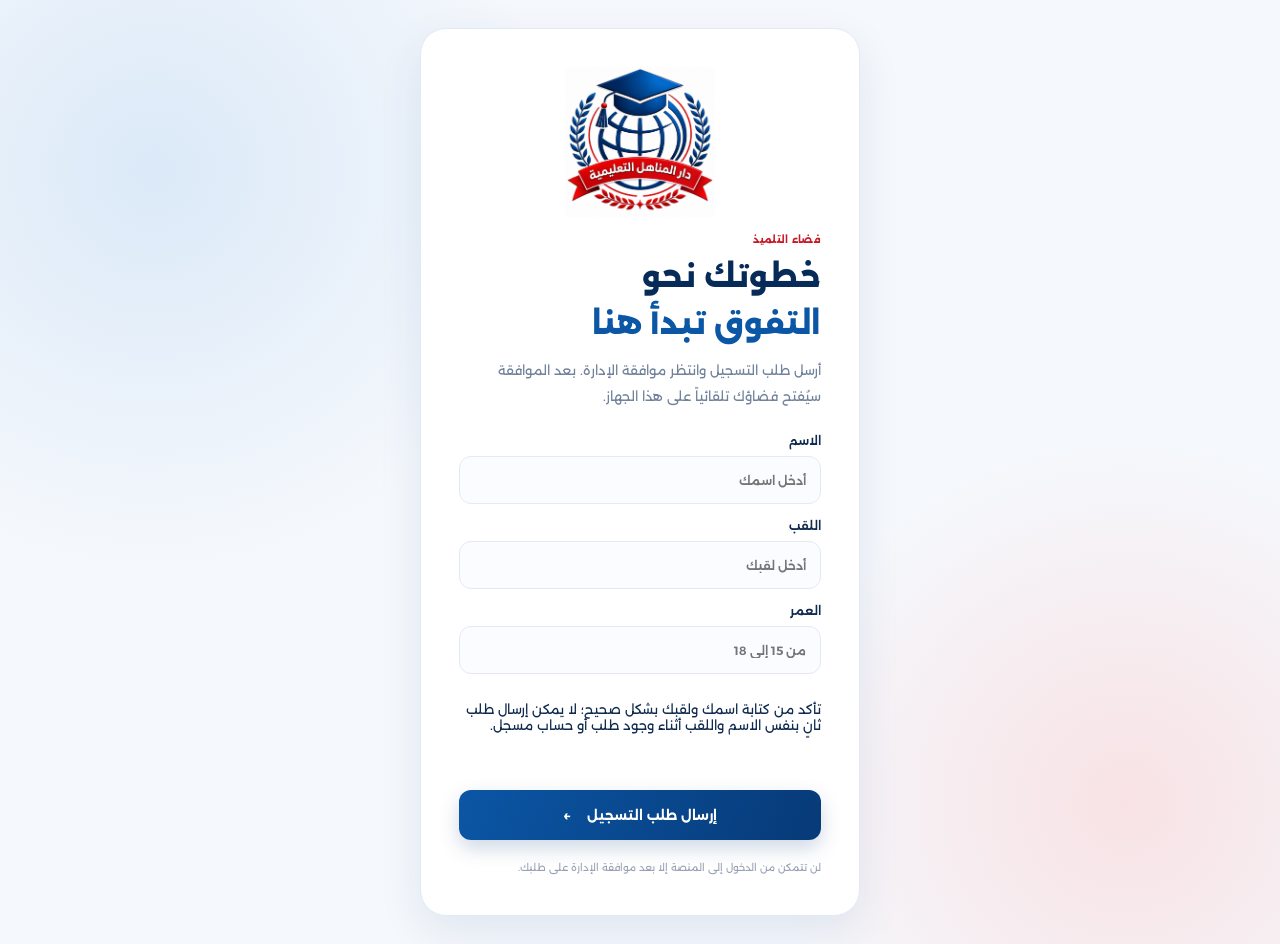
<file: student-platform-starter/student-platform/index.html>
<!doctype html>
<html lang="ar" dir="rtl">
<head>
  <meta charset="utf-8">
  <meta name="viewport" content="width=device-width, initial-scale=1">
  <meta name="theme-color" content="#073a78">
  <title>دار المناهل التعليمية | فضاء التلميذ</title>
  <link rel="preconnect" href="https://fonts.googleapis.com">
  <link rel="preconnect" href="https://fonts.gstatic.com" crossorigin>
  <link href="https://fonts.googleapis.com/css2?family=Alexandria:wght@400;500;600;700;800&display=swap" rel="stylesheet">
  <link rel="stylesheet" href="styles.css">
</head>
<body>
  <div id="welcomeScreen" class="welcome-screen">
    <div class="welcome-card">
      <img class="welcome-logo" src="logo.jpg" alt="شعار دار المناهل التعليمية">
      <p class="eyebrow">فضاء التلميذ</p>
      <h1>خطوتك نحو<br><span>التفوق تبدأ هنا</span></h1>
      <p class="muted intro">أرسل طلب التسجيل وانتظر موافقة الإدارة. بعد الموافقة سيُفتح فضاؤك تلقائياً على هذا الجهاز.</p>
      <form id="profileForm" class="profile-form">
        <label>الاسم
          <input id="firstName" type="text" autocomplete="given-name" placeholder="أدخل اسمك" required maxlength="40" minlength="2">
        </label>
        <label>اللقب
          <input id="lastName" type="text" autocomplete="family-name" placeholder="أدخل لقبك" required maxlength="40" minlength="2">
        </label>
        <label>العمر
          <input id="age" type="number" inputmode="numeric" min="15" max="18" step="1" placeholder="من 15 إلى 18" required>
        </label>
        <p class="form-hint">تأكد من كتابة اسمك ولقبك بشكل صحيح؛ لا يمكن إرسال طلب ثانٍ بنفس الاسم واللقب أثناء وجود طلب أو حساب مسجل.</p>
        <p id="profileError" class="form-error" role="alert"></p>
        <button class="button button-primary button-wide" type="submit">إرسال طلب التسجيل <span>←</span></button>
      </form>
      <p class="tiny-note">لن تتمكن من الدخول إلى المنصة إلا بعد موافقة الإدارة على طلبك.</p>
    </div>
  </div>

  <div id="registrationWaitingPage" class="welcome-screen hidden" aria-live="polite"></div>

  <div id="app" class="app-shell hidden">
    <aside class="sidebar">
      <a class="brand" href="#" aria-label="الرئيسية"><img class="brand-logo-small" src="logo.jpg" alt=""><span>دار المناهل التعليمية</span></a>
      <div class="side-label">القائمة الرئيسية</div>
      <nav class="side-nav">
        <button class="nav-link active" data-target="home"><span class="nav-icon">⌂</span> الرئيسية</button>
        <button class="nav-link" data-target="my-bookings"><span class="nav-icon">▤</span> اشتراكاتي</button>
        <button class="nav-link" data-target="statistics"><span class="nav-icon">▥</span> إحصائياتي</button>
        <button class="nav-link" data-target="settings"><span class="nav-icon">⚙</span> الإعدادات</button>
      </nav>
      <div class="sidebar-bottom">
        <div class="help-card"><div class="help-icon">؟</div><strong>هل تحتاج إلى مساعدة؟</strong><p>ستتوفر المساعدة قريباً داخل المنصة.</p></div>
      </div>
    </aside>

    <main class="main-content">
      <header class="topbar">
        <div><p class="eyebrow">فضاء التلميذ</p><h2 id="pageHeading">الرئيسية</h2></div>
        <div class="top-actions">
          <button class="icon-button" id="notificationButton" aria-label="الإشعارات">♧<i></i></button>
          <div class="user-chip"><div class="avatar" id="avatarInitials">ت</div><div><strong id="headerName">التلميذ</strong><small>تلميذ</small></div></div>
        </div>
      </header>

      <section id="home" class="page-section">
        <div class="hero">
          <div class="hero-copy"><span class="hero-tag">تعلم بذكاء · تقدم بثبات</span><h1>مرحباً، <span id="welcomeName">بك</span> 👋</h1><p>اختر فوجك وابدأ رحلتك نحو نتائج أفضل.</p><button class="button button-light" data-scroll="groups">اكتشف الأفواج <span>←</span></button></div>
          <div class="hero-art" aria-hidden="true"><div class="orbit orbit-one"></div><div class="orbit orbit-two"></div><div class="book">✦</div><div class="floating f1">A+</div><div class="floating f2">علوم</div><div class="floating f3">✓</div></div>
        </div>

        <div id="groups" class="section-heading groups-heading"><div><p class="eyebrow">اختر الموعد المناسب</p><h3>الأفواج المتاحة</h3><p id="dailyBookingLimit" class="section-subtitle">يمكنك التسجيل في 3 أفواج يومياً.</p></div><span class="capacity-pill">3 تسجيلات يومياً</span></div>
        <div id="groupsByDay"></div>
        <div class="notice-strip"><span>ⓘ</span><p>يفتح التسجيل لكل فوج قبل موعد حصته بساعة واحدة ويظل متاحاً أثناء الحصة، ويغلق عند انتهائها. التسجيل متاح في جميع أيام الأسبوع، ويمكنك التسجيل في 3 أفواج كحد أقصى خلال اليوم.</p></div>
      </section>

      <section id="my-bookings" class="page-section hidden">
        <div class="section-heading"><div><p class="eyebrow">مواعيدك القادمة</p><h3>اشتراكاتي</h3><p class="section-subtitle">تابع الأفواج التي سجلت فيها.</p></div></div>
        <div id="bookingList" class="booking-list"></div>
      </section>

      <section id="statistics" class="page-section hidden">
        <div class="section-heading"><div><p class="eyebrow">نظرة عامة</p><h3>إحصائياتي</h3><p class="section-subtitle">ملخص نشاطك على المنصة.</p></div></div>
        <div class="stats-grid">
          <div class="stat-card"><span class="stat-icon purple">▤</span><small>إجمالي الاشتراكات</small><strong id="statBookings">0</strong><span class="stat-foot">فوج مسجل فيه</span></div>
          <div class="stat-card"><span class="stat-icon green">◷</span><small>ساعات التعلم المسجلة</small><strong id="statHours">0</strong><span class="stat-foot">ساعة</span></div>
          <div class="stat-card"><span class="stat-icon orange">دج</span><small>قيمة الاشتراكات</small><strong id="statCost">0</strong><span class="stat-foot">دج · ليست إيصال دفع</span></div>
        </div>
      </section>

      <section id="settings" class="page-section hidden">
        <div class="section-heading"><div><p class="eyebrow">حسابك</p><h3>الإعدادات</h3><p class="section-subtitle">إدارة بياناتك والتذكيرات.</p></div></div>
        <div class="settings-card">
          <div class="settings-row"><div><strong>الإشعارات والتذكير قبل الحصة</strong><p>فعّل الإشعارات واختر موعد التذكير قبل بداية الحصة.</p><label for="reminderMinutes">وقت التذكير</label><select id="reminderMinutes"><option value="30">قبل 30 دقيقة</option><option value="15">قبل 15 دقيقة</option><option value="5">قبل 5 دقائق</option></select></div><label class="switch"><input type="checkbox" id="reminderToggle"><span></span></label></div>
          <div class="settings-row"><div><strong>معلومات الحساب</strong><p id="profileSummary">—</p></div><span class="settings-badge">حسابك</span></div>
        </div>
        <p class="tiny-note settings-note">تُعرض بيانات حسابك واشتراكاتك من قاعدة البيانات المرتبطة بالمنصة.</p>
      </section>

      <footer class="footer"><span>دار المناهل التعليمية © 2026</span><span>نتعلم اليوم لننجح غداً</span></footer>
    </main>
  </div>

  <div id="toast" class="toast" role="status" aria-live="polite"></div>
  <script src="app.js"></script>
</body>
</html>
</file>
<file: student-platform-starter/student-platform/styles.css>
@import url('https://fonts.googleapis.com/css2?family=Alexandria:wght@400;500;600;700;800&display=swap');
:root{--navy:#062b59;--navy2:#0b3f7e;--blue:#0b56a5;--blue2:#2676c7;--ink:#102b4e;--muted:#71829a;--line:#e4ebf4;--bg:#f5f8fc;--white:#fff;--green:#159b70;--orange:#f29b38;--red:#c71927;--shadow:0 16px 45px rgba(7,58,120,.09)}
*{box-sizing:border-box}body{margin:0;background:var(--bg);color:var(--ink);font-family:'Alexandria',sans-serif;font-size:13px}button,input{font:inherit}button{cursor:pointer}.hidden{display:none!important}.muted,.section-subtitle{color:var(--muted)}.eyebrow{margin:0 0 8px;color:var(--blue);font-size:10px;font-weight:700;letter-spacing:.3px}.brand-mark{width:48px;height:48px;border-radius:16px;background:linear-gradient(135deg,#7085ff,#465fe8);color:white;display:grid;place-items:center;font-weight:800;font-size:23px;box-shadow:0 10px 25px #526df544}.brand-mark.small{width:36px;height:36px;border-radius:12px;font-size:18px}
.welcome-screen{min-height:100vh;display:grid;place-items:center;padding:28px;background:radial-gradient(circle at 12% 18%,#dfe5ff 0,transparent 29%),radial-gradient(circle at 88% 85%,#e4f5f0 0,transparent 26%),#f6f8fc}.welcome-card{width:min(100%,440px);padding:38px;background:white;border:1px solid #edf0f7;border-radius:26px;box-shadow:var(--shadow)}.welcome-card>.brand-mark{margin-bottom:24px}.welcome-card h1{font-size:30px;line-height:1.55;margin:0;color:var(--navy);font-weight:800}.welcome-card h1 span{color:var(--blue)}.intro{line-height:2;margin:10px 0 24px}.profile-form{display:grid;gap:14px}.profile-form label{display:grid;gap:8px;font-weight:600;font-size:12px}.profile-form input{height:48px;border:1px solid #e5e9f2;border-radius:12px;padding:0 14px;outline:none;background:#fbfcff;transition:.2s}.profile-form input:focus{border-color:var(--blue);box-shadow:0 0 0 3px #526df51a}.form-error{min-height:16px;margin:0;color:#d84a4a;font-size:11px}.button{border:0;border-radius:12px;padding:13px 18px;font-weight:700;display:inline-flex;align-items:center;justify-content:center;gap:16px;transition:.2s}.button-primary{background:var(--blue);color:white;box-shadow:0 8px 20px #526df533}.button-primary:hover{background:#405be8;transform:translateY(-1px)}.button-wide{width:100%;height:50px}.tiny-note{font-size:10px;color:#9aa3b5;line-height:1.9;margin:18px 0 0}
.app-shell{min-height:100vh}.sidebar{width:250px;background:var(--navy);color:#d9e0f2;position:fixed;inset:0 0 0 auto;padding:28px 18px;display:flex;flex-direction:column;z-index:5}.brand{display:flex;align-items:center;gap:11px;color:white;text-decoration:none;font-size:18px;font-weight:800;padding:0 10px 38px}.brand-dot{color:#8293ff}.side-label{color:#8290b1;font-size:10px;padding:0 12px 13px}.side-nav{display:grid;gap:7px}.nav-link{height:46px;border:0;border-radius:11px;background:transparent;color:#b8c2dc;text-align:right;padding:0 13px;display:flex;align-items:center;gap:12px;font-size:12px}.nav-link:hover,.nav-link.active{background:#ffffff13;color:white}.nav-link.active{box-shadow:inset -3px 0 #8293ff}.nav-icon{font-size:19px;width:22px;text-align:center}.sidebar-bottom{margin-top:auto}.help-card{background:#ffffff0d;border:1px solid #ffffff12;border-radius:15px;padding:16px;margin-bottom:16px}.help-icon{width:27px;height:27px;display:grid;place-items:center;background:#7185ff;border-radius:9px;color:white;margin-bottom:12px}.help-card strong{font-size:11px}.help-card p{font-size:10px;line-height:1.8;color:#9eabc8;margin:7px 0 0}.logout-button{width:100%;background:transparent;border:0;color:#9eabc8;text-align:right;padding:10px 12px;font-size:11px}
.main-content{margin-right:250px;padding:28px 38px 20px;max-width:1600px}.topbar{height:66px;display:flex;align-items:center;justify-content:space-between;margin-bottom:25px}.topbar h2{font-size:20px;margin:0;font-weight:800}.top-actions{display:flex;align-items:center;gap:18px}.icon-button{width:39px;height:39px;border:1px solid var(--line);background:white;border-radius:12px;color:#586783;font-size:18px;position:relative}.icon-button i{position:absolute;width:6px;height:6px;border-radius:50%;background:#f17b70;top:8px;left:9px}.user-chip{display:flex;align-items:center;gap:9px}.avatar{width:39px;height:39px;background:#e8ecff;color:var(--blue);border-radius:13px;display:grid;place-items:center;font-weight:800}.user-chip strong,.user-chip small{display:block}.user-chip strong{font-size:11px}.user-chip small{font-size:9px;color:var(--muted);margin-top:3px}
.hero{min-height:235px;background:linear-gradient(110deg,#1a2a50,#263b72 65%,#394f91);border-radius:22px;padding:30px 34px;color:white;position:relative;overflow:hidden;display:flex;align-items:center;justify-content:space-between;box-shadow:0 16px 35px #1a2a5024}.hero-copy{position:relative;z-index:2}.hero-tag{font-size:10px;color:#c6d0ff;background:#ffffff17;border:1px solid #ffffff1b;border-radius:30px;padding:7px 12px}.hero h1{font-size:26px;margin:18px 0 5px;font-weight:800}.hero h1 span{color:#9eaeff}.hero p{color:#c2cce6;margin:0 0 20px;font-size:11px}.button-light{background:white;color:#263b72;font-size:11px;padding:11px 16px}.hero-art{width:260px;height:210px;position:absolute;left:6%;top:12px;opacity:.95}.orbit{position:absolute;border:1px solid #ffffff22;border-radius:50%;transform:rotate(-24deg)}.orbit-one{width:230px;height:140px;top:36px;left:5px}.orbit-two{width:190px;height:190px;top:10px;left:25px}.book{position:absolute;top:57px;left:85px;width:86px;height:86px;border-radius:25px;background:linear-gradient(135deg,#8da0ff,#536df4);box-shadow:0 18px 35px #090f2e66;display:grid;place-items:center;font-size:48px;color:#fff}.floating{position:absolute;background:#ffffffed;color:#29385e;padding:9px 13px;border-radius:11px;font-weight:800;box-shadow:0 8px 20px #0b153a30}.f1{top:25px;left:42px;color:#586df0}.f2{bottom:29px;left:28px;font-size:10px}.f3{right:20px;bottom:42px;color:#159b70}
.section-heading{display:flex;align-items:end;justify-content:space-between;margin:30px 0 15px}.section-heading h3{margin:0;font-size:17px;font-weight:800}.section-subtitle{font-size:10px;margin:7px 0 0}.live-label,.capacity-pill{font-size:10px;color:#71809b;background:#fff;border:1px solid var(--line);border-radius:30px;padding:8px 12px}.live-label i{display:inline-block;width:6px;height:6px;background:#20b681;border-radius:50%;margin-left:6px}.teacher-card{background:white;border:1px solid var(--line);border-radius:17px;padding:17px 19px;display:flex;align-items:center;gap:15px}.teacher-avatar{width:54px;height:54px;flex:none;border-radius:17px;background:linear-gradient(135deg,#dfe5ff,#eff1ff);color:#526df5;display:grid;place-items:center;font-size:24px;font-weight:800}.teacher-info{flex:1}.teacher-info h3{margin:0 0 5px;font-size:13px}.teacher-info p{margin:0;color:var(--muted);font-size:10px}.teacher-tags{display:flex;gap:6px;margin-top:10px}.teacher-tags span{font-size:9px;background:#f2f4ff;color:#6478e9;border-radius:6px;padding:5px 8px}.teacher-side{text-align:left;border-right:1px solid var(--line);padding-right:22px}.availability{font-size:9px;color:var(--green);display:block;margin-bottom:5px}.teacher-side strong{font-size:20px}.teacher-side small{font-size:10px;color:var(--muted);font-weight:500}
.groups-heading{margin-top:34px}.group-day-title{display:flex;align-items:center;gap:13px;margin:20px 0 12px;font-size:12px;font-weight:800}.day-line{height:1px;background:#e5e9f2;flex:1}.groups-grid{display:grid;grid-template-columns:repeat(3,minmax(0,1fr));gap:13px}.group-card{background:white;border:1px solid var(--line);border-radius:16px;padding:16px;transition:.2s;position:relative;overflow:hidden}.group-card:hover{transform:translateY(-3px);box-shadow:var(--shadow);border-color:#dce2ff}.group-top{display:flex;justify-content:space-between;align-items:center}.group-number{font-size:10px;color:#75819a;background:#f3f5fa;border-radius:7px;padding:6px 9px}.group-day{font-size:9px;color:#159b70}.group-card h4{font-size:15px;margin:15px 0 7px}.group-time{color:#6f7c96;font-size:10px}.group-bottom{display:flex;align-items:center;justify-content:space-between;margin-top:17px;padding-top:13px;border-top:1px solid #f0f2f7}.price{font-size:13px;font-weight:800}.price small{font-size:9px;color:var(--muted);font-weight:500}.join-button{border:0;background:#edf0ff;color:#526df5;border-radius:9px;padding:8px 11px;font-size:10px;font-weight:700}.join-button:hover{background:var(--blue);color:white}.join-button:disabled{opacity:.55;cursor:not-allowed}.saturday-title{margin-top:26px}.notice-strip{margin-top:18px;border:1px solid #e6eaff;background:#f0f3ff;border-radius:12px;padding:12px 14px;display:flex;align-items:flex-start;gap:10px;color:#6878c9}.notice-strip p{margin:0;font-size:10px;line-height:1.9;color:#68769c}
.booking-list{display:grid;gap:12px}.booking-item{background:white;border:1px solid var(--line);border-radius:15px;padding:17px;display:flex;align-items:center;gap:15px}.booking-date{width:45px;height:45px;border-radius:13px;background:#eef1ff;color:#526df5;display:grid;place-items:center;font-size:18px}.booking-details{flex:1}.booking-details strong{font-size:12px}.booking-details p{margin:5px 0 0;color:var(--muted);font-size:10px}.booking-status{font-size:9px;background:#eaf8f2;color:#159b70;padding:7px 10px;border-radius:20px}.empty-state{background:white;border:1px dashed #dce2ed;border-radius:16px;padding:38px 20px;text-align:center;color:var(--muted)}.empty-state strong{display:block;color:var(--ink);margin:10px 0 5px}.empty-icon{font-size:27px;color:#a7b2d0}
.stats-grid{display:grid;grid-template-columns:repeat(3,minmax(0,1fr));gap:14px}.stat-card{background:white;border:1px solid var(--line);border-radius:16px;padding:20px}.stat-icon{width:36px;height:36px;border-radius:11px;display:grid;place-items:center;font-weight:800;margin-bottom:17px}.purple{background:#eff0ff;color:#6978ed}.green{background:#e9f8f1;color:#1aa274}.orange{background:#fff4e8;color:#e99a3e}.stat-card small,.stat-card strong,.stat-foot{display:block}.stat-card small{color:var(--muted);font-size:10px}.stat-card strong{font-size:25px;margin:7px 0}.stat-foot{font-size:9px;color:#a1aabd}
.settings-card{background:white;border:1px solid var(--line);border-radius:16px;padding:0 20px}.settings-row{display:flex;align-items:center;justify-content:space-between;padding:20px 0;gap:20px}.settings-row+ .settings-row{border-top:1px solid var(--line)}.settings-row strong{font-size:12px}.settings-row p{font-size:10px;color:var(--muted);margin:6px 0 0;line-height:1.8}.settings-badge{background:#f3f5fa;color:#8490a6;border-radius:20px;padding:6px 10px;font-size:9px}.switch{position:relative;width:43px;height:24px;flex:none}.switch input{opacity:0;width:0;height:0}.switch span{position:absolute;inset:0;background:#dce1eb;border-radius:20px;transition:.2s;cursor:pointer}.switch span:before{content:"";position:absolute;width:18px;height:18px;right:3px;top:3px;border-radius:50%;background:white;transition:.2s}.switch input:checked+span{background:var(--blue)}.switch input:checked+span:before{transform:translateX(-19px)}.settings-note{max-width:700px}.footer{display:flex;justify-content:space-between;color:#a2aabd;font-size:9px;padding:35px 2px 8px}.toast{position:fixed;bottom:25px;left:25px;max-width:min(400px,calc(100vw - 50px));padding:13px 18px;border-radius:12px;background:#14213d;color:white;box-shadow:var(--shadow);font-size:11px;opacity:0;transform:translateY(12px);pointer-events:none;transition:.25s;z-index:20}.toast.show{opacity:1;transform:translateY(0)}
@media(max-width:1050px){.main-content{padding:25px 25px;margin-right:220px}.sidebar{width:220px}.groups-grid{grid-template-columns:repeat(2,minmax(0,1fr))}.hero-art{left:-3%}}
@media(max-width:760px){.sidebar{width:100%;height:66px;inset:auto 0 0;padding:7px 10px;display:block}.brand,.side-label,.sidebar-bottom{display:none}.side-nav{height:100%;display:flex;justify-content:space-around;gap:2px}.nav-link{height:50px;flex:1;justify-content:center;flex-direction:column;gap:1px;padding:4px 2px;font-size:8px;border-radius:9px}.nav-icon{font-size:17px}.nav-link.active{box-shadow:inset 0 -2px #8293ff}.main-content{margin:0;padding:18px 15px 90px}.topbar{margin-bottom:18px}.topbar h2{font-size:17px}.user-chip{gap:6px}.user-chip strong{font-size:9px}.user-chip small{font-size:8px}.avatar{width:34px;height:34px}.hero{min-height:220px;padding:23px 20px}.hero h1{font-size:22px}.hero-art{opacity:.24;left:-50px}.section-heading{margin-top:25px}.section-heading h3{font-size:15px}.teacher-card{padding:13px;gap:10px}.teacher-avatar{width:45px;height:45px}.teacher-info h3{font-size:11px}.teacher-info p{font-size:9px}.teacher-side{padding-right:10px}.teacher-side strong{font-size:17px}.availability{font-size:8px}.groups-grid{grid-template-columns:1fr;gap:9px}.group-card{padding:14px}.group-card h4{margin:10px 0 5px}.group-bottom{margin-top:12px}.stats-grid{grid-template-columns:1fr}.stat-card{padding:15px}.stat-icon{margin-bottom:10px}.footer{gap:10px}.capacity-pill{font-size:8px;padding:7px 9px}.live-label{font-size:8px}.welcome-card{padding:28px 22px}.welcome-card h1{font-size:26px}}

.teachers-list{display:grid;grid-template-columns:repeat(auto-fit,minmax(260px,1fr));gap:14px;margin:14px 0 28px}

.group-teacher{font-size:12px;color:#718096;margin:4px 0 10px}

.registration-status-panel{margin-top:22px;padding:24px;border:1px solid #dce5f2;border-radius:20px;background:#f8fbff;text-align:center}.registration-status-panel h2{margin:12px 0}.registration-status-panel p{line-height:1.9}.registration-status-panel .status-icon{margin:auto;width:54px;height:54px;border-radius:18px;background:#e6eefc;color:#2455a6;display:grid;place-items:center;font-size:26px;font-weight:800}.registration-status-panel .status-pill{display:inline-block;margin-top:12px;padding:6px 12px;border-radius:30px;background:#fff1cf;color:#8a5b00;font-size:12px;font-weight:700}

.teacher-group-section{margin:18px 0 26px}
.teacher-group-heading{display:flex;align-items:center;justify-content:space-between;gap:12px;padding:12px 16px;margin-bottom:12px;border:1px solid #e3eaf4;border-radius:14px;background:#f7f9fd}
.teacher-group-heading h4{margin:0;font-size:1rem;color:#17233d}
.teacher-group-heading span{color:#64748b;font-size:.88rem}
.teacher-group-section .groups-grid{margin-top:0}
.waiting-card{text-align:center}
.waiting-card .status-icon{font-size:2.2rem;margin-bottom:12px}
/* ===== Group cards layout correction ===== */
.teacher-group-section,
.teacher-group-section .groups-grid {
  display: grid;
  width: 100%;
  min-width: 0;
}

.teacher-group-section .groups-grid {
  grid-template-columns: repeat(auto-fit, minmax(min(100%, 280px), 1fr));
  align-items: stretch;
  justify-items: stretch;
  gap: 16px;
}

.teacher-group-section .group-card,
.groups-grid > .group-card {
  width: 100%;
  min-width: 0;
  max-width: none;
  display: flex;
  flex-direction: column;
  align-self: stretch;
  overflow-wrap: anywhere;
  word-break: normal;
}

.group-card h4 {
  line-height: 1.65;
  overflow-wrap: break-word;
  word-break: normal;
}

.group-card .group-time,
.group-card .group-teacher {
  line-height: 1.8;
  overflow-wrap: break-word;
}

.group-card .group-bottom {
  margin-top: auto;
  padding-top: 14px;
  gap: 10px;
  flex-wrap: wrap;
}

.group-card .join-button {
  flex: 0 0 auto;
  white-space: nowrap;
}

@media (min-width: 761px) {
  .teacher-group-section .groups-grid {
    grid-template-columns: repeat(auto-fit, minmax(280px, 1fr));
  }
}

@media (max-width: 760px) {
  .teacher-group-section .groups-grid {
    grid-template-columns: minmax(0, 1fr);
    gap: 12px;
  }
  .teacher-group-section .group-card {
    padding: 16px;
  }
}

/* Reminder preference control */
#reminderMinutes {
  display: block;
  width: min(260px, 100%);
  margin-top: 10px;
  padding: 10px 12px;
  border: 1px solid #dbe3ef;
  border-radius: 10px;
  background: #fff;
  color: #17233d;
  font: inherit;
}
.weekday-section { margin-bottom: 22px; }

/* Dar Al-Manahil identity: navy blue, royal blue and red accents */
.brand-mark{background:linear-gradient(135deg,#1267bb,#073a78);box-shadow:0 10px 25px #073a7844}.brand-logo-small{width:42px;height:42px;object-fit:contain;background:#fff;border-radius:11px;padding:1px}.welcome-logo{display:block;width:150px;height:150px;object-fit:contain;margin:0 auto 16px}.welcome-screen{background:radial-gradient(circle at 12% 18%,#dbe9f8 0,transparent 29%),radial-gradient(circle at 88% 85%,#f8e2e5 0,transparent 26%),#f5f8fc}.welcome-card{border-color:#e2eaf5}.welcome-card h1 span{color:#0b56a5}.eyebrow{color:#c71927}.button-primary{background:linear-gradient(110deg,#0b56a5,#073a78);box-shadow:0 8px 20px #073a7833}.button-primary:hover{background:#084887}.nav-link.active{background:linear-gradient(100deg,#0b56a5,#073a78);box-shadow:0 8px 18px #073a7840}.brand{padding-bottom:34px}.sidebar{background:linear-gradient(180deg,#062b59,#073a78)}
</file>
